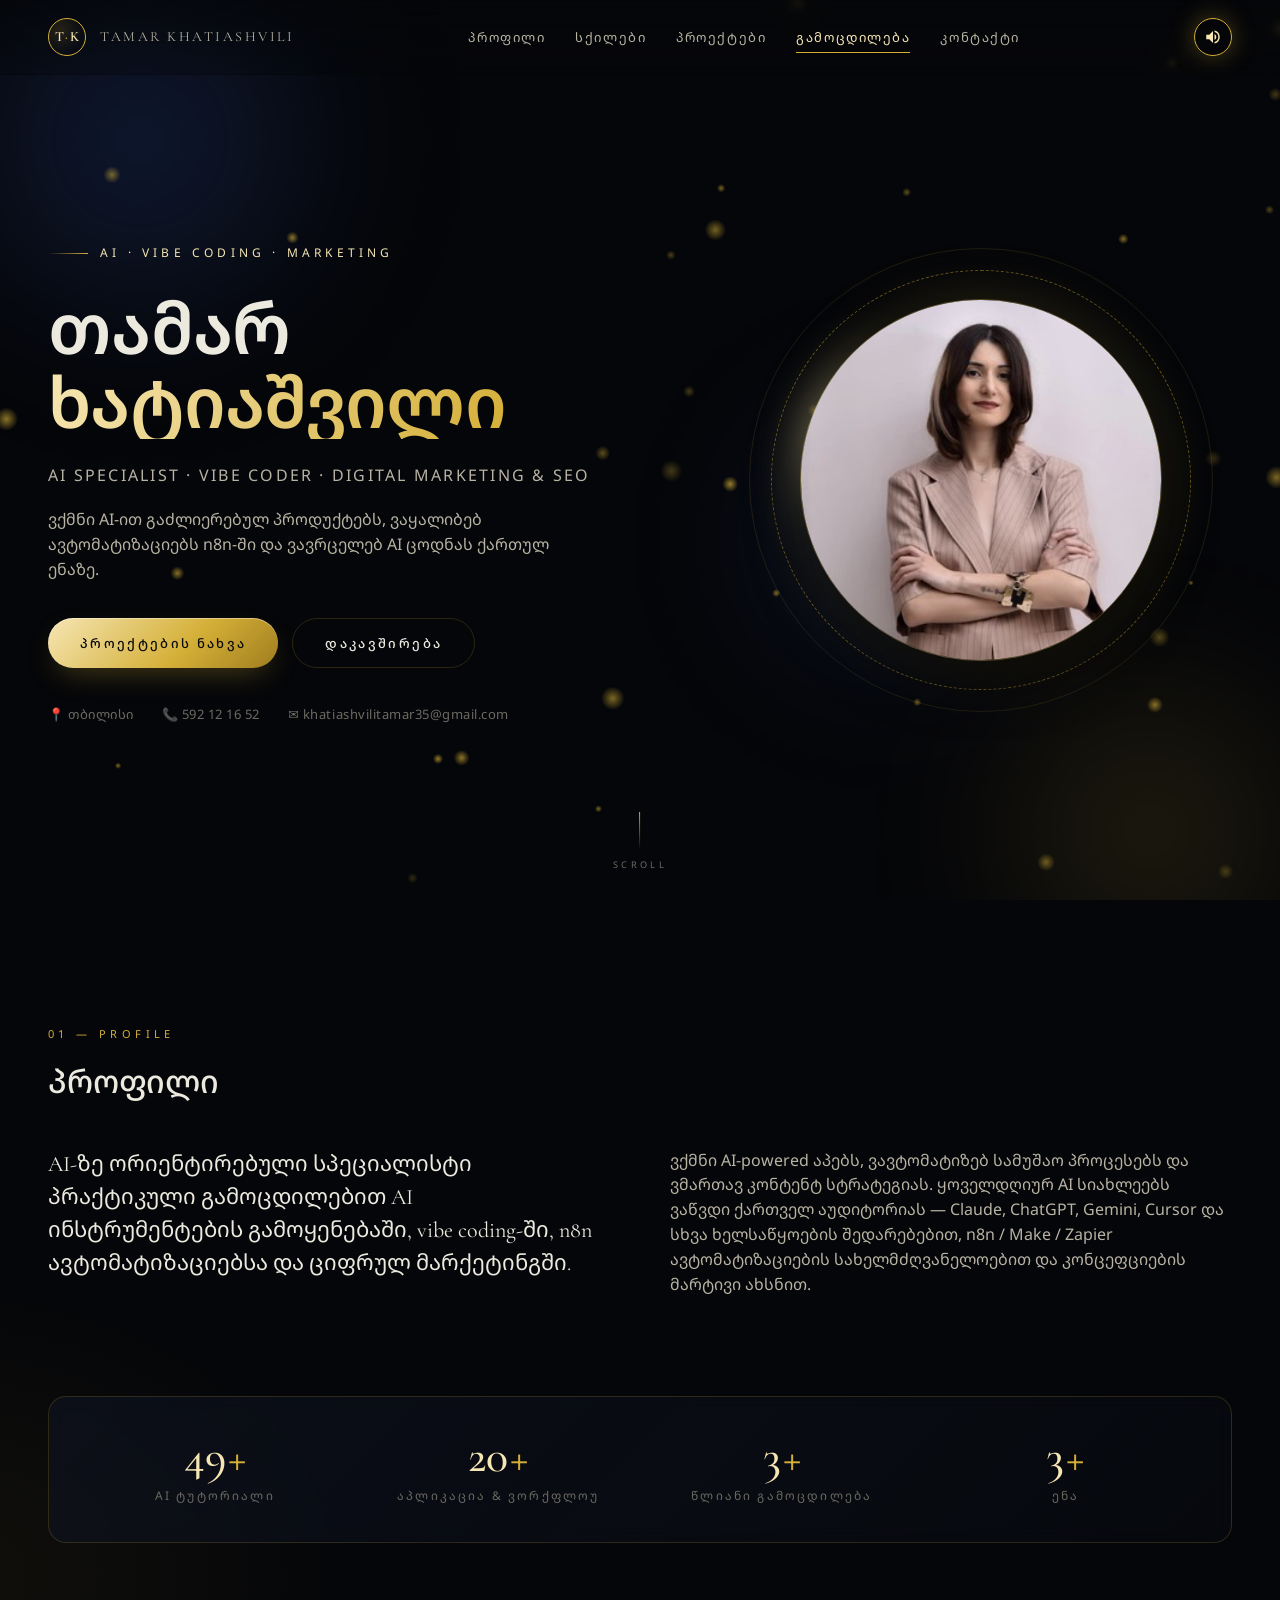
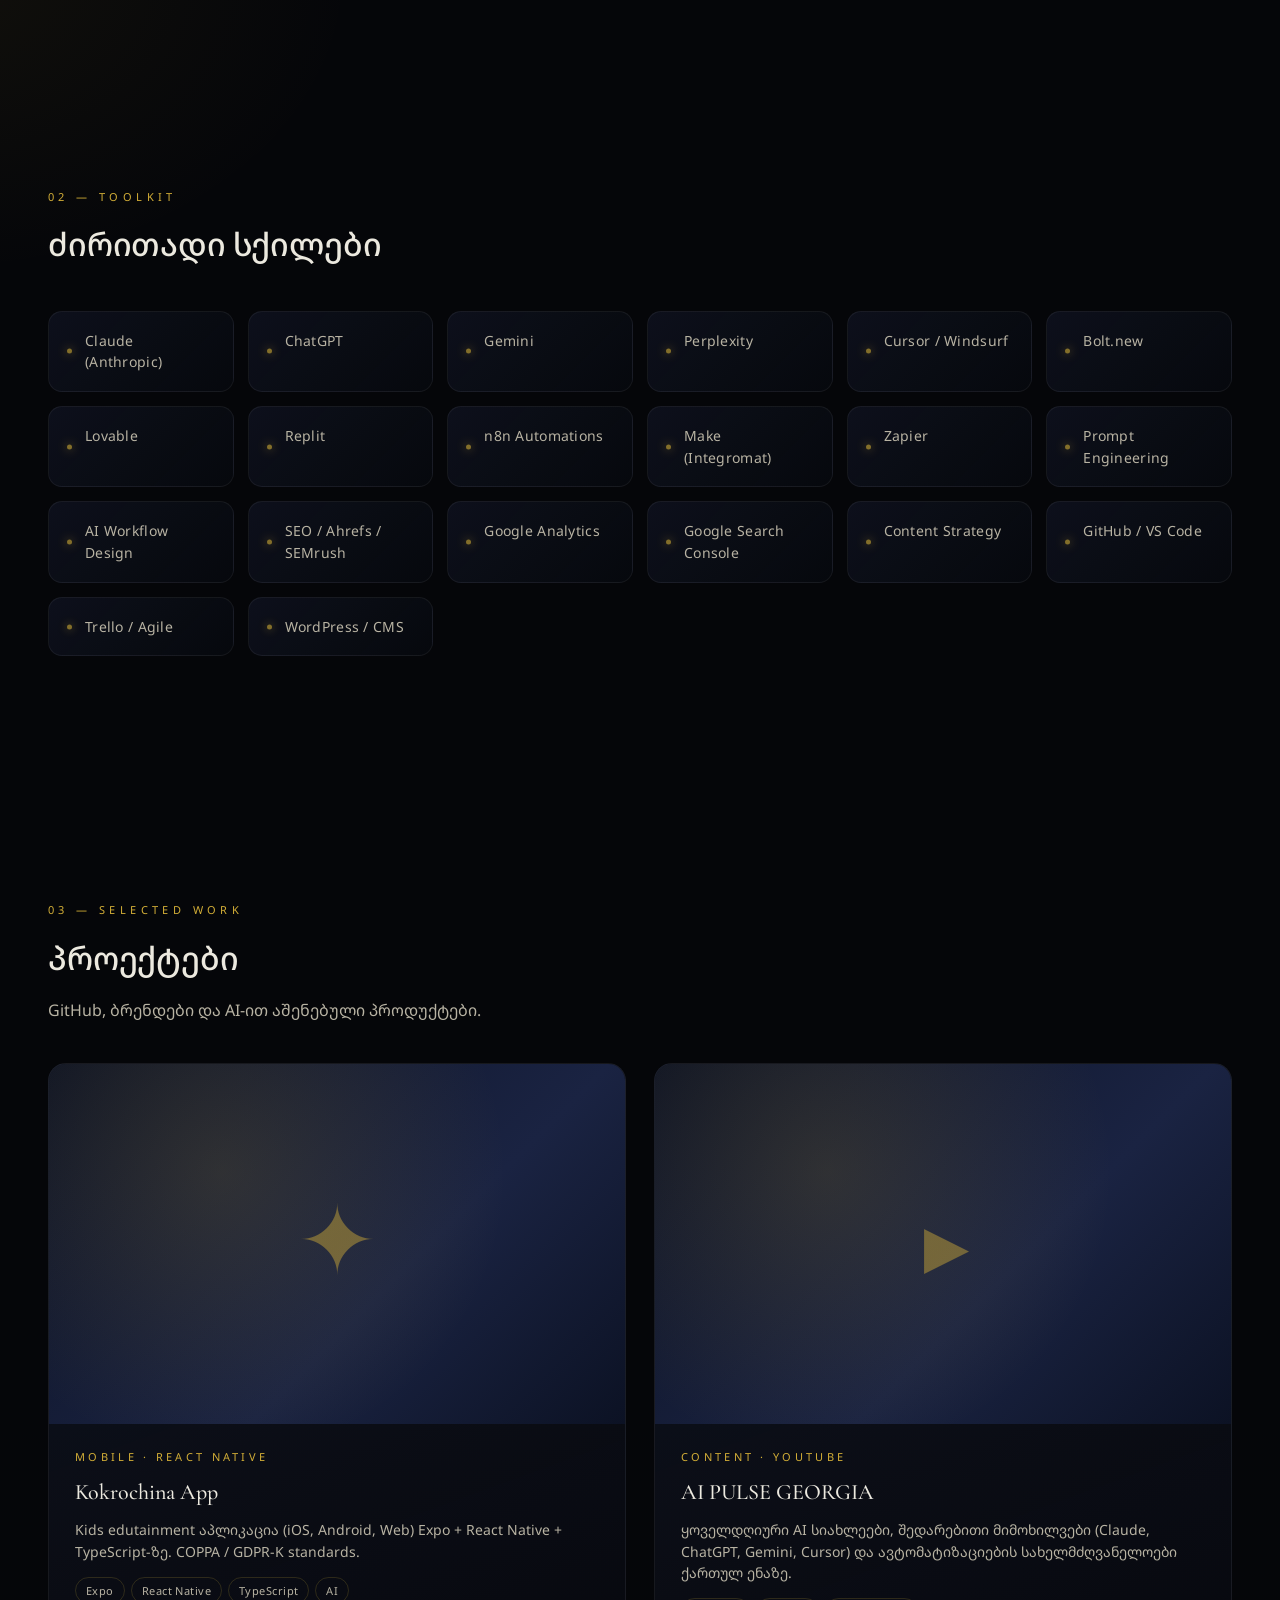
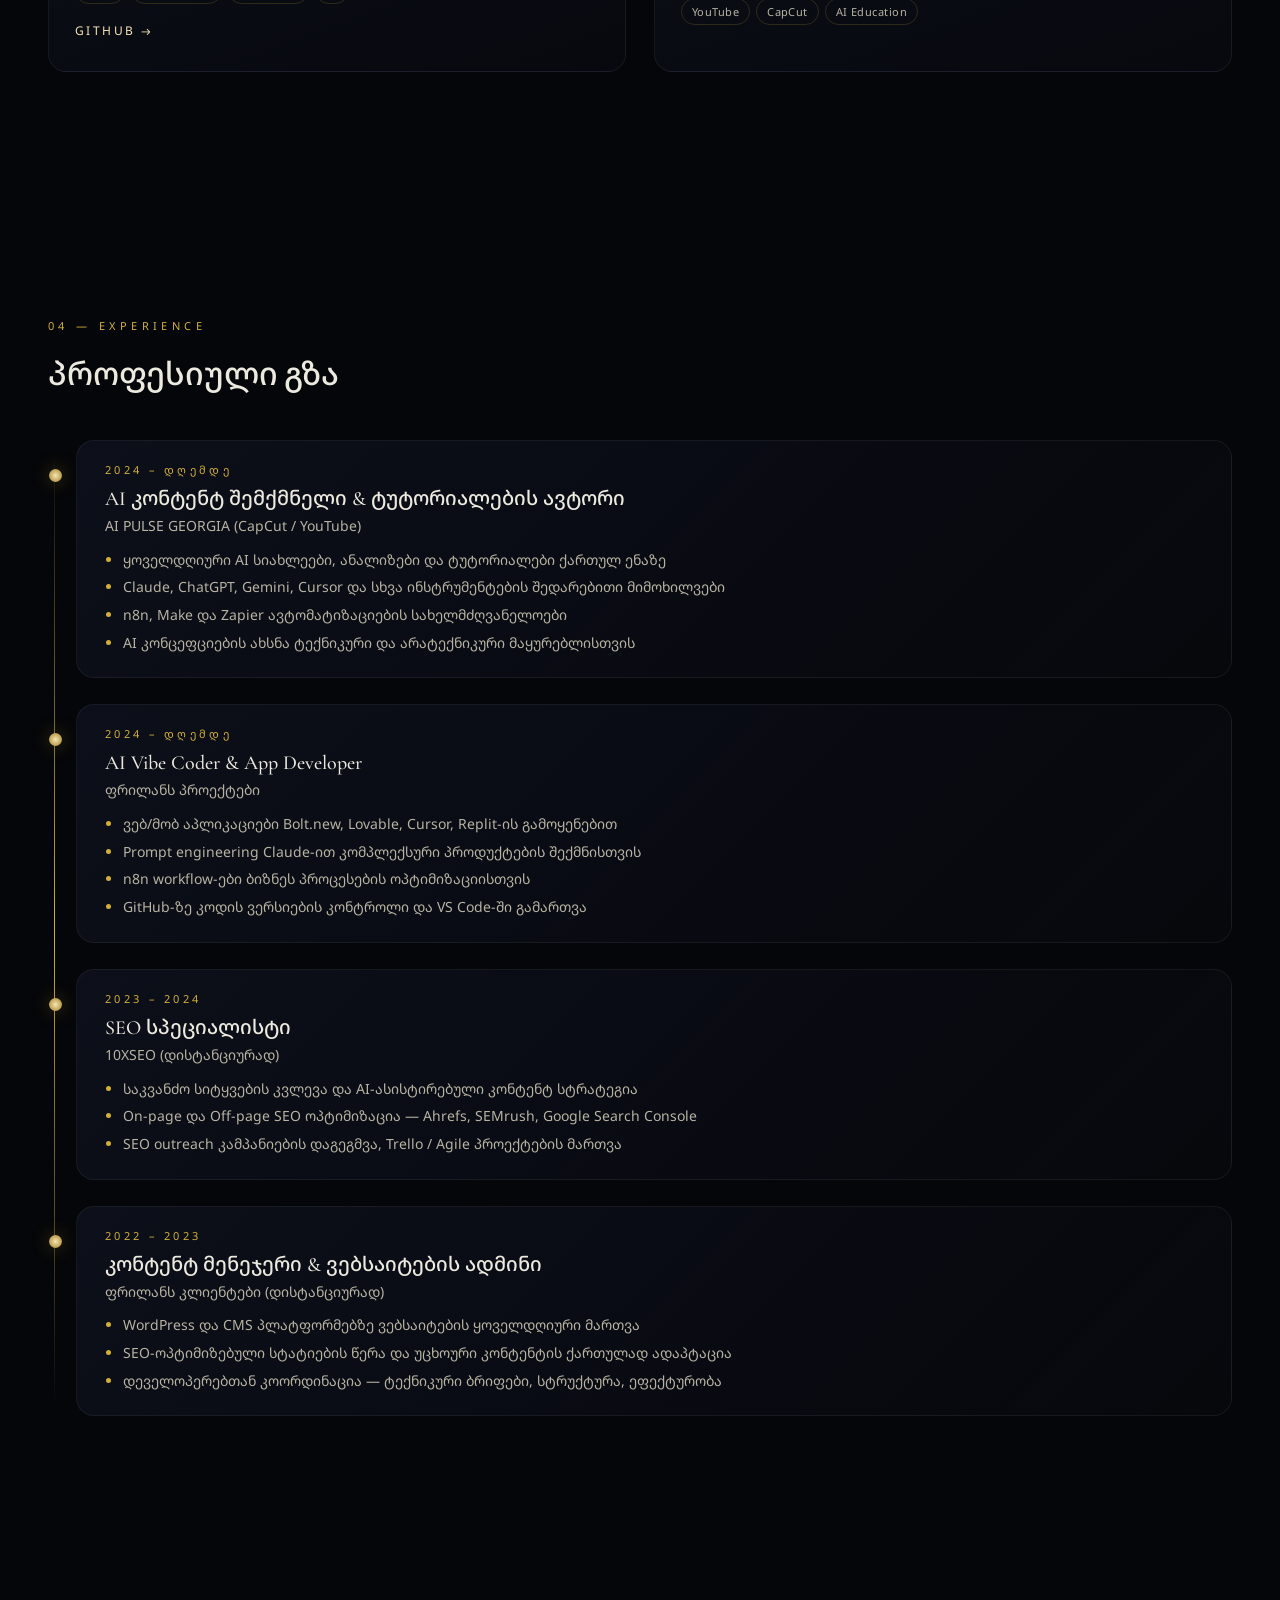
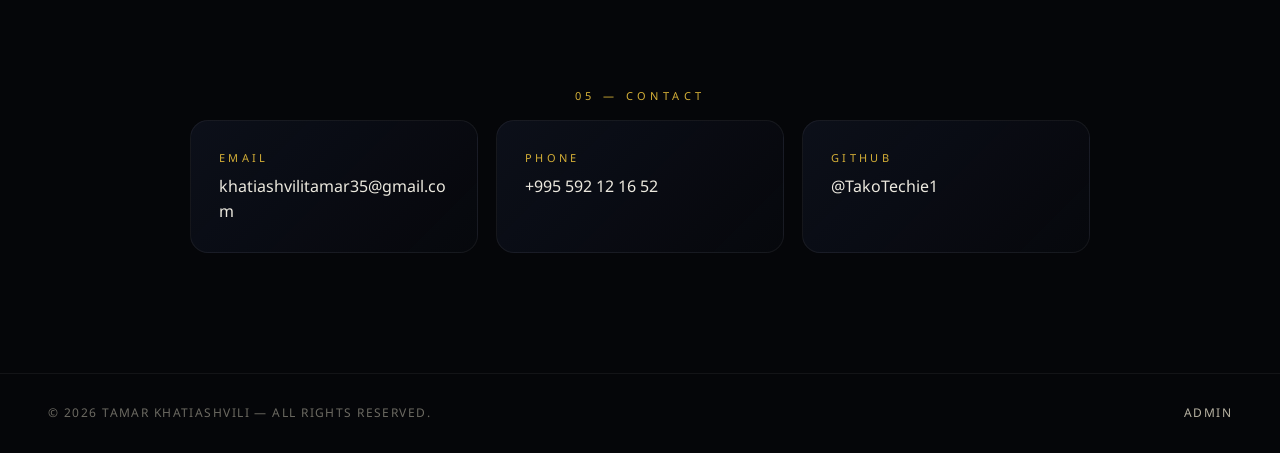
<file: index.html>
<!DOCTYPE html>
<html lang="ka">
<head>
<meta charset="UTF-8" />
<meta name="viewport" content="width=device-width, initial-scale=1.0" />
<meta name="description" content="თამარ ხატიაშვილი — AI Specialist, Vibe Coder, Digital Marketing & SEO. პორტფოლიო და პროექტები." />
<title>თამარ ხატიაშვილი — AI Specialist · Portfolio</title>
<link rel="preconnect" href="https://fonts.googleapis.com">
<link rel="preconnect" href="https://fonts.gstatic.com" crossorigin>
<link href="https://fonts.googleapis.com/css2?family=Cormorant+Garamond:wght@400;500;600;700&family=Noto+Sans+Georgian:wght@300;400;500;600;700&family=Space+Grotesk:wght@300;400;500;600&display=swap" rel="stylesheet">
<link rel="stylesheet" href="assets/css/style.css" />
<link rel="icon" href="data:image/svg+xml,%3Csvg xmlns='http://www.w3.org/2000/svg' viewBox='0 0 100 100'%3E%3Ctext y='.9em' font-size='90' fill='%23d4af37'%3E%E2%9C%A6%3C/text%3E%3C/svg%3E">
</head>
<body>

<!-- ATMOSPHERIC GLOW LAYERS -->
<div class="bg-orbs" aria-hidden="true">
  <div class="orb orb--1"></div>
  <div class="orb orb--2"></div>
  <div class="orb orb--3"></div>
</div>
<canvas id="particles" aria-hidden="true"></canvas>

<!-- NAVIGATION -->
<header class="nav" id="nav">
  <a href="#hero" class="nav__brand" data-sound="hover">
    <span class="nav__brand-mark">T<em>·</em>K</span>
    <span class="nav__brand-name">Tamar Khatiashvili</span>
  </a>
  <nav class="nav__links">
    <a href="#about" data-sound="hover">პროფილი</a>
    <a href="#skills" data-sound="hover">სქილები</a>
    <a href="#projects" data-sound="hover">პროექტები</a>
    <a href="#experience" data-sound="hover">გამოცდილება</a>
    <a href="#contact" data-sound="hover">კონტაქტი</a>
  </nav>
  <button class="nav__sound" id="soundToggle" aria-label="Toggle sound" data-sound="hover">
    <svg viewBox="0 0 24 24" width="18" height="18"><path fill="currentColor" d="M3 9v6h4l5 5V4L7 9H3zm13.5 3a4.5 4.5 0 0 0-2.5-4v8a4.5 4.5 0 0 0 2.5-4zM14 3.23v2.06a7 7 0 0 1 0 13.42v2.06A9 9 0 0 0 14 3.23z"/></svg>
  </button>
</header>

<!-- HERO -->
<section class="hero" id="hero">
  <div class="hero__inner">
    <div class="hero__text">
      <p class="hero__eyebrow"><span></span> AI · Vibe Coding · Marketing</p>
      <h1 class="hero__title">
        <span class="line">თამარ</span>
        <span class="line gold">ხატიაშვილი</span>
      </h1>
      <p class="hero__role">AI Specialist · Vibe Coder · Digital Marketing &amp; SEO</p>
      <p class="hero__desc">
        ვქმნი AI-ით გაძლიერებულ პროდუქტებს, ვაყალიბებ ავტომატიზაციებს n8n-ში
        და ვავრცელებ AI ცოდნას ქართულ ენაზე.
      </p>
      <div class="hero__cta">
        <a class="btn btn--gold" href="#projects" data-sound="click">პროექტების ნახვა</a>
        <a class="btn btn--ghost" href="#contact" data-sound="click">დაკავშირება</a>
      </div>
      <ul class="hero__meta">
        <li>📍 თბილისი</li>
        <li>📞 592 12 16 52</li>
        <li>✉ khatiashvilitamar35@gmail.com</li>
      </ul>
    </div>

    <div class="hero__portrait">
      <div class="portrait">
        <div class="portrait__ring"></div>
        <div class="portrait__ring portrait__ring--2"></div>
        <img src="assets/img/profile.jpg" alt="Tamar Khatiashvili portrait" />
        <div class="portrait__shine"></div>
      </div>
    </div>
  </div>

  <a href="#about" class="scroll-cue" data-sound="hover">
    <span></span>
    <small>scroll</small>
  </a>
</section>

<!-- ABOUT -->
<section class="section section--about" id="about">
  <div class="section__head">
    <small class="kicker">01 — Profile</small>
    <h2>პროფილი</h2>
  </div>
  <div class="about">
    <p class="about__lead">
      AI-ზე ორიენტირებული სპეციალისტი პრაქტიკული გამოცდილებით AI ინსტრუმენტების
      გამოყენებაში, vibe coding-ში, n8n ავტომატიზაციებსა და ციფრულ მარქეტინგში.
    </p>
    <p class="about__body">
      ვქმნი AI-powered აპებს, ვავტომატიზებ სამუშაო პროცესებს და ვმართავ კონტენტ
      სტრატეგიას. ყოველდღიურ AI სიახლეებს ვაწვდი ქართველ აუდიტორიას — Claude,
      ChatGPT, Gemini, Cursor და სხვა ხელსაწყოების შედარებებით, n8n / Make /
      Zapier ავტომატიზაციების სახელმძღვანელოებით და კონცეფციების მარტივი ახსნით.
    </p>

    <div class="stats">
      <div class="stat"><span class="stat__num" data-count="50">0</span><span class="stat__label">AI ტუტორიალი</span></div>
      <div class="stat"><span class="stat__num" data-count="20">0</span><span class="stat__label">აპლიკაცია &amp; ვორქფლოუ</span></div>
      <div class="stat"><span class="stat__num" data-count="3">0</span><span class="stat__label">წლიანი გამოცდილება</span></div>
      <div class="stat"><span class="stat__num" data-count="3">0</span><span class="stat__label">ენა</span></div>
    </div>
  </div>
</section>

<!-- SKILLS -->
<section class="section section--skills" id="skills">
  <div class="section__head">
    <small class="kicker">02 — Toolkit</small>
    <h2>ძირითადი სქილები</h2>
  </div>
  <div class="skills" id="skillsGrid"></div>
</section>

<!-- PROJECTS -->
<section class="section section--projects" id="projects">
  <div class="section__head">
    <small class="kicker">03 — Selected Work</small>
    <h2>პროექტები</h2>
    <p class="section__sub">GitHub, ბრენდები და AI-ით აშენებული პროდუქტები.</p>
  </div>
  <div class="projects" id="projectsGrid"></div>
</section>

<!-- EXPERIENCE -->
<section class="section section--experience" id="experience">
  <div class="section__head">
    <small class="kicker">04 — Experience</small>
    <h2>პროფესიული გზა</h2>
  </div>
  <div class="timeline" id="timelineList"></div>
</section>

<!-- CONTACT -->
<section class="section section--contact" id="contact">
  <div class="contact">
    <small class="kicker">05 — Contact</small>
    <div class="contact__grid">
      <a class="contact__card" href="mailto:khatiashvilitamar35@gmail.com" data-sound="click">
        <span class="contact__label">Email</span>
        <span class="contact__val">khatiashvilitamar35@gmail.com</span>
      </a>
      <a class="contact__card" href="tel:+995592121652" data-sound="click">
        <span class="contact__label">Phone</span>
        <span class="contact__val">+995 592 12 16 52</span>
      </a>
      <a class="contact__card" href="https://github.com/TakoTechie1" target="_blank" rel="noopener" data-sound="click">
        <span class="contact__label">GitHub</span>
        <span class="contact__val">@TakoTechie1</span>
      </a>
    </div>
  </div>
</section>

<footer class="footer">
  <span>© <span id="year"></span> Tamar Khatiashvili — All rights reserved.</span>
  <a href="admin.html" class="footer__admin" data-sound="hover">Admin</a>
</footer>

<script src="assets/js/data.js"></script>
<script src="assets/js/main.js"></script>
</body>
</html>
</file>
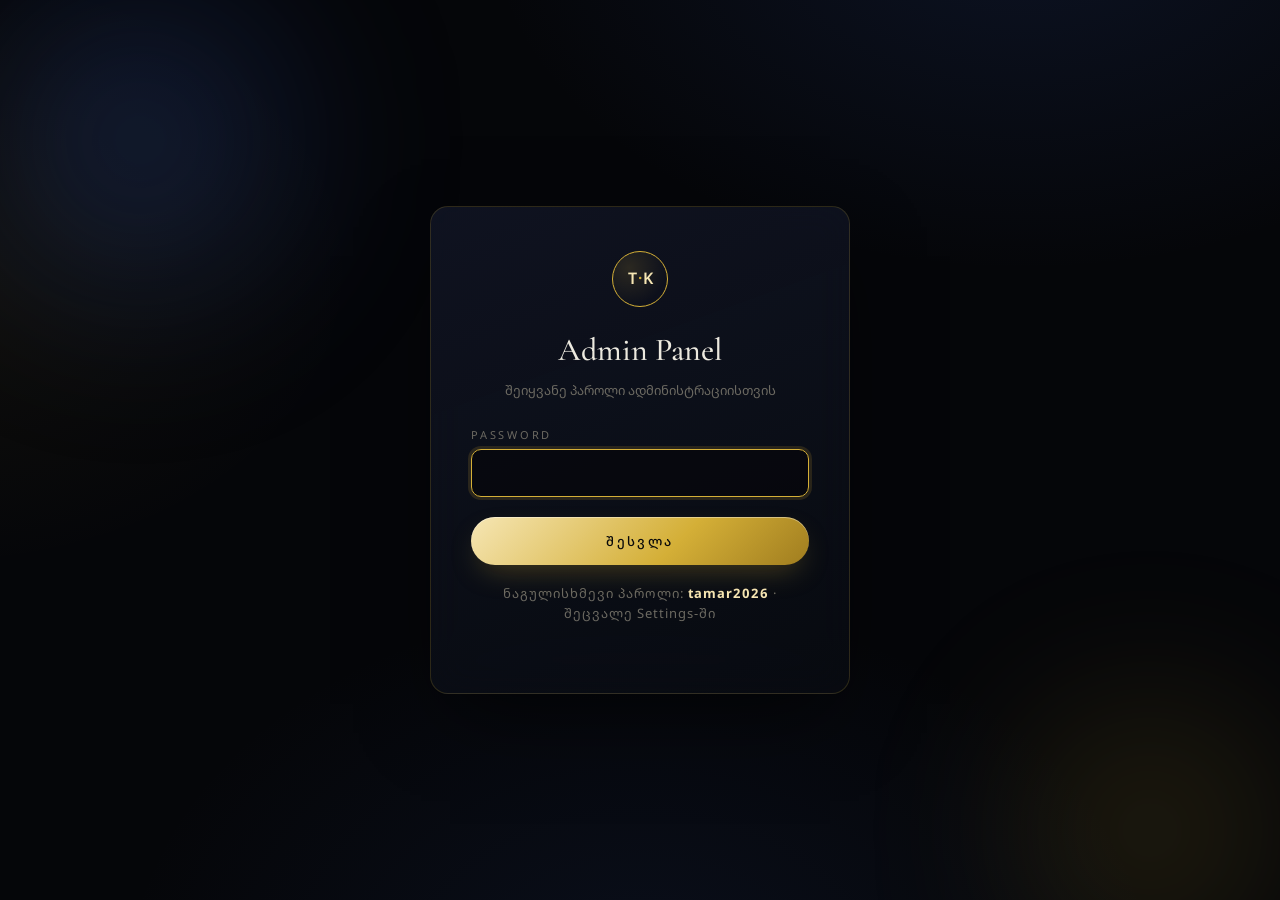
<file: admin.html>
<!DOCTYPE html>
<html lang="ka">
<head>
<meta charset="UTF-8" />
<meta name="viewport" content="width=device-width, initial-scale=1.0" />
<title>Admin · Tamar Khatiashvili</title>
<link href="https://fonts.googleapis.com/css2?family=Cormorant+Garamond:wght@400;500;600&family=Noto+Sans+Georgian:wght@300;400;500;600&display=swap" rel="stylesheet">
<link rel="stylesheet" href="assets/css/style.css" />
<link rel="icon" href="data:image/svg+xml,%3Csvg xmlns='http://www.w3.org/2000/svg' viewBox='0 0 100 100'%3E%3Ctext y='.9em' font-size='90' fill='%23d4af37'%3E%E2%9C%A6%3C/text%3E%3C/svg%3E">
</head>
<body>

<div class="bg-orbs" aria-hidden="true">
  <div class="orb orb--1"></div>
  <div class="orb orb--2"></div>
</div>

<!-- LOGIN VIEW -->
<section class="login" id="loginView">
  <form class="login__card" id="loginForm" autocomplete="off">
    <span class="nav__brand-mark">T<em>·</em>K</span>
    <h1>Admin Panel</h1>
    <p>შეიყვანე პაროლი ადმინისტრაციისთვის</p>
    <div class="field">
      <label>Password</label>
      <input type="password" id="loginPass" required autofocus />
    </div>
    <button type="submit" class="btn btn--gold" style="width:100%;margin-top:6px">შესვლა</button>
    <p class="login__hint" id="loginHint">ნაგულისხმევი პაროლი: <b style="color:var(--gold-1)">tamar2026</b> · შეცვალე Settings-ში</p>
  </form>
</section>

<!-- DASHBOARD VIEW -->
<section class="admin" id="dashView" style="display:none">
  <aside class="admin__side">
    <div class="admin__brand">
      <span class="nav__brand-mark">T<em>·</em>K</span>
      <b>ADMIN</b>
    </div>
    <nav class="admin__nav" id="adminNav">
      <button data-tab="overview" class="is-active">📊 Overview</button>
      <button data-tab="profile">👤 პროფილი</button>
      <button data-tab="projects">🚀 პროექტები</button>
      <button data-tab="experience">💼 გამოცდილება</button>
      <button data-tab="skills">⚡ სქილები</button>
      <button data-tab="settings">⚙ პარამეტრები</button>
      <button id="logoutBtn" style="margin-top:auto;color:#ff8888">⎋ გასვლა</button>
    </nav>
  </aside>

  <main class="admin__main">
    <header class="admin__head">
      <h1 id="panelTitle">Overview</h1>
      <a class="admin__user" href="index.html" target="_blank">↗ View Site</a>
    </header>

    <!-- OVERVIEW -->
    <div class="panel is-active" id="panel-overview">
      <div class="tile-grid">
        <div class="tile"><small>პროექტები</small><h3 id="cntProjects">0</h3><p>აქტიური ჩანაწერი</p></div>
        <div class="tile"><small>გამოცდილება</small><h3 id="cntExp">0</h3><p>კარიერული ჩანაწერი</p></div>
        <div class="tile"><small>სქილი</small><h3 id="cntSkills">0</h3><p>ლისტირებული ხელსაწყო</p></div>
        <div class="tile"><small>სტატუსი</small><h3 style="color:var(--gold-1)">LIVE</h3><p>კონტენტი სინქრონია</p></div>
      </div>
      <div class="admin-card">
        <h2>კეთილი იყოს თქვენი მობრძანება, თამარ ✦</h2>
        <p>აქედან მართავ შენი პორტფოლიოს კონტენტს. ცვლილება მყისიერად აისახება საიტზე.</p>
        <div class="form-actions">
          <a href="index.html" target="_blank" class="btn btn--gold btn--sm">საიტის ნახვა</a>
          <button class="btn btn--ghost btn--sm" id="exportBtn">JSON ექსპორტი</button>
          <label class="btn btn--ghost btn--sm" style="cursor:pointer">
            JSON იმპორტი
            <input type="file" id="importFile" accept="application/json" hidden />
          </label>
        </div>
      </div>
    </div>

    <!-- PROFILE -->
    <div class="panel" id="panel-profile">
      <div class="admin-card">
        <h2>პროფილის ინფორმაცია</h2>
        <p>ეს ტექსტი ჩნდება საიტის Hero და About სექციებში.</p>
        <form id="profileForm">
          <div class="form-grid">
            <div class="field"><label>Tagline</label><input name="tagline" /></div>
            <div class="field"><label>Email</label><input name="email" type="email" /></div>
            <div class="field"><label>Phone</label><input name="phone" /></div>
            <div class="field"><label>City</label><input name="city" /></div>
            <div class="field field--full"><label>GitHub URL</label><input name="github" /></div>
            <div class="field field--full"><label>Lead (მოკლე ზედსართავი)</label><textarea name="lead"></textarea></div>
            <div class="field field--full"><label>Body (აღწერა)</label><textarea name="body"></textarea></div>
          </div>
          <div class="form-actions">
            <button type="submit" class="btn btn--gold btn--sm">შენახვა</button>
          </div>
        </form>
      </div>
    </div>

    <!-- PROJECTS -->
    <div class="panel" id="panel-projects">
      <div class="admin-card">
        <h2 id="projFormTitle">პროექტის დამატება</h2>
        <p>დაამატე GitHub პროექტი, ბრენდის სამუშაო ან ნებისმიერი keys.</p>
        <form id="projectForm">
          <input type="hidden" name="id" />
          <div class="form-grid">
            <div class="field"><label>სათაური</label><input name="title" required /></div>
            <div class="field"><label>თეგი (მაგ. Mobile · React Native)</label><input name="tag" /></div>
            <div class="field field--full"><label>აღწერა</label><textarea name="description"></textarea></div>
            <div class="field"><label>GitHub URL</label><input name="repo" type="url" /></div>
            <div class="field"><label>Live URL</label><input name="live" type="url" /></div>
            <div class="field"><label>Stack (მძიმით გამოყოფილი)</label><input name="stack" placeholder="React, TypeScript, AI" /></div>
            <div class="field"><label>ემოჯი / ნიშანი</label><input name="emoji" maxlength="3" placeholder="✦" /></div>
            <div class="field field--full"><label>სურათის URL ან ატვირთვა</label>
              <input name="image" placeholder="https://... ან დატოვე ცარიელი" />
              <input type="file" id="projImageUpload" accept="image/*" style="margin-top:8px" />
            </div>
          </div>
          <div class="form-actions">
            <button type="submit" class="btn btn--gold btn--sm">შენახვა</button>
            <button type="button" class="btn btn--ghost btn--sm" id="projResetBtn">გაუქმება</button>
          </div>
        </form>
      </div>
      <div class="admin-card">
        <h2>არსებული პროექტები</h2>
        <div class="admin-list" id="projectList"></div>
      </div>
    </div>

    <!-- EXPERIENCE -->
    <div class="panel" id="panel-experience">
      <div class="admin-card">
        <h2 id="expFormTitle">გამოცდილების დამატება</h2>
        <p>კარიერული ჩანაწერი ჩნდება Experience timeline-ში.</p>
        <form id="experienceForm">
          <input type="hidden" name="index" />
          <div class="form-grid">
            <div class="field"><label>პერიოდი</label><input name="period" placeholder="2024 – დღემდე" required /></div>
            <div class="field"><label>როლი</label><input name="role" required /></div>
            <div class="field field--full"><label>კომპანია</label><input name="company" /></div>
            <div class="field field--full"><label>ბულეტები (თითო ხაზი)</label><textarea name="bullets" rows="5"></textarea></div>
          </div>
          <div class="form-actions">
            <button type="submit" class="btn btn--gold btn--sm">შენახვა</button>
            <button type="button" class="btn btn--ghost btn--sm" id="expResetBtn">გაუქმება</button>
          </div>
        </form>
      </div>
      <div class="admin-card">
        <h2>კარიერული ისტორია</h2>
        <div class="admin-list" id="experienceList"></div>
      </div>
    </div>

    <!-- SKILLS -->
    <div class="panel" id="panel-skills">
      <div class="admin-card">
        <h2>სქილის დამატება</h2>
        <p>ერთი ხელსაწყო თითო ხაზზე ან ღილაკით ცალ-ცალკე.</p>
        <form id="skillForm">
          <div class="field"><label>ახალი სქილი</label><input name="skill" required /></div>
          <div class="form-actions">
            <button type="submit" class="btn btn--gold btn--sm">დამატება</button>
          </div>
        </form>
      </div>
      <div class="admin-card">
        <h2>ბევრი ერთად (bulk)</h2>
        <form id="skillBulkForm">
          <div class="field field--full"><label>თითო სქილი ცალ-ცალკე ხაზზე</label><textarea name="bulk" rows="6"></textarea></div>
          <div class="form-actions">
            <button type="submit" class="btn btn--gold btn--sm">ჩანაცვლება</button>
          </div>
        </form>
      </div>
      <div class="admin-card">
        <h2>აქტიური სქილები</h2>
        <div class="admin-list" id="skillList"></div>
      </div>
    </div>

    <!-- SETTINGS -->
    <div class="panel" id="panel-settings">
      <div class="admin-card">
        <h2>ადმინ პაროლი</h2>
        <p>შეცვალე პაროლი (ინახება მხოლოდ ბრაუზერში localStorage-ში).</p>
        <form id="passwordForm">
          <div class="form-grid">
            <div class="field"><label>ახალი პაროლი</label><input name="pass" type="password" required minlength="4" /></div>
            <div class="field"><label>გაიმეორე</label><input name="pass2" type="password" required minlength="4" /></div>
          </div>
          <div class="form-actions">
            <button type="submit" class="btn btn--gold btn--sm">პაროლის შეცვლა</button>
          </div>
        </form>
      </div>
      <div class="admin-card">
        <h2>კონტენტის გადატვირთვა</h2>
        <p>ყველა ცვლილება დაბრუნდება ნაგულისხმევ მნიშვნელობებზე. შეუქცევადი მოქმედება.</p>
        <div class="form-actions">
          <button class="btn btn--danger btn--sm" id="resetBtn">ნაგულისხმევზე დაბრუნება</button>
        </div>
      </div>
    </div>
  </main>
</section>

<div class="toast" id="toast"></div>

<script src="assets/js/data.js"></script>
<script src="assets/js/admin.js"></script>
</body>
</html>
</file>
<file: assets/css/style.css>
/* ============================================================
   TAMAR KHATIASHVILI — Portfolio
   Theme: Black + deep navy + champagne gold
   ============================================================ */

:root {
  --bg-0: #050609;
  --bg-1: #0a0d14;
  --bg-2: #0f1422;
  --bg-3: #14192b;
  --ink: #ece9df;
  --ink-soft: #b8b3a3;
  --ink-mute: #6c6a62;
  --line: rgba(212, 175, 55, 0.18);
  --line-soft: rgba(255, 255, 255, 0.06);
  --gold-1: #f6e6b4;
  --gold-2: #d4af37;
  --gold-3: #a07d1f;
  --navy-glow: rgba(46, 78, 158, 0.55);
  --gold-glow: rgba(212, 175, 55, 0.35);
  --shadow-1: 0 30px 80px -20px rgba(0, 0, 0, 0.6);
  --radius: 18px;
  --easing: cubic-bezier(.2, .7, .2, 1);
}

* { box-sizing: border-box; margin: 0; padding: 0; }

html { scroll-behavior: smooth; }

body {
  font-family: "Noto Sans Georgian", "Space Grotesk", system-ui, sans-serif;
  background: var(--bg-0);
  color: var(--ink);
  min-height: 100vh;
  overflow-x: hidden;
  line-height: 1.55;
  -webkit-font-smoothing: antialiased;
  background-image:
    radial-gradient(900px 600px at 80% -10%, rgba(46, 78, 158, 0.18), transparent 60%),
    radial-gradient(700px 500px at -5% 30%, rgba(212, 175, 55, 0.06), transparent 60%),
    radial-gradient(800px 600px at 50% 110%, rgba(46, 78, 158, 0.12), transparent 65%);
}

img { max-width: 100%; display: block; }
a { color: inherit; text-decoration: none; }
button { font: inherit; color: inherit; background: none; border: 0; cursor: pointer; }

::selection { background: var(--gold-2); color: #0a0d14; }

/* ATMOSPHERIC ORBS */
.bg-orbs {
  position: fixed; inset: 0; pointer-events: none; z-index: 0;
  overflow: hidden;
}
.orb {
  position: absolute; border-radius: 50%;
  filter: blur(80px); opacity: .55;
  animation: float 18s ease-in-out infinite;
}
.orb--1 { width: 520px; height: 520px; background: radial-gradient(circle, rgba(46,78,158,.7), transparent 60%); top: -120px; left: -120px; }
.orb--2 { width: 460px; height: 460px; background: radial-gradient(circle, rgba(212,175,55,.35), transparent 60%); bottom: -160px; right: -100px; animation-delay: -6s; }
.orb--3 { width: 360px; height: 360px; background: radial-gradient(circle, rgba(80,120,220,.45), transparent 60%); top: 40%; left: 55%; animation-delay: -10s; }

@keyframes float {
  0%, 100% { transform: translate(0, 0) scale(1); }
  50% { transform: translate(40px, -30px) scale(1.05); }
}

#particles { position: fixed; inset: 0; z-index: 0; pointer-events: none; }

/* NAVIGATION */
.nav {
  position: fixed; top: 0; left: 0; right: 0; z-index: 50;
  display: flex; align-items: center; justify-content: space-between;
  padding: 18px 48px;
  backdrop-filter: blur(14px);
  background: linear-gradient(180deg, rgba(5,6,9,.65), rgba(5,6,9,.25));
  border-bottom: 1px solid transparent;
  transition: all .4s var(--easing);
}
.nav.is-scrolled {
  padding: 12px 48px;
  border-bottom-color: var(--line);
  background: rgba(5,6,9,.85);
}
.nav__brand {
  display: flex; align-items: center; gap: 14px;
  font-family: "Cormorant Garamond", serif;
  letter-spacing: .04em;
}
.nav__brand-mark {
  display: inline-flex; align-items: center; justify-content: center;
  width: 38px; height: 38px;
  border: 1px solid var(--gold-2);
  border-radius: 50%;
  font-weight: 600; color: var(--gold-1);
  font-size: 14px;
  background: radial-gradient(circle at 30% 30%, rgba(212,175,55,.15), transparent 70%);
  position: relative;
  transition: transform .5s var(--easing), box-shadow .5s var(--easing);
}
.nav__brand-mark em { color: var(--gold-2); margin: 0 1px; font-style: normal; }
.nav__brand:hover .nav__brand-mark {
  transform: rotate(180deg);
  box-shadow: 0 0 30px var(--gold-glow);
}
.nav__brand-name {
  font-size: 14px; color: var(--ink-soft);
  letter-spacing: .18em; text-transform: uppercase;
}
.nav__links {
  display: flex; gap: 30px;
  font-size: 13px; letter-spacing: .12em; text-transform: uppercase;
}
.nav__links a {
  position: relative; padding: 6px 0;
  color: var(--ink-soft);
  transition: color .3s;
}
.nav__links a::after {
  content: ""; position: absolute; left: 0; right: 0; bottom: 0;
  height: 1px; background: var(--gold-2);
  transform: scaleX(0); transform-origin: left;
  transition: transform .4s var(--easing);
}
.nav__links a:hover, .nav__links a.is-active { color: var(--gold-1); }
.nav__links a:hover::after, .nav__links a.is-active::after { transform: scaleX(1); }
.nav__sound {
  width: 38px; height: 38px; border-radius: 50%;
  border: 1px solid var(--line);
  display: inline-flex; align-items: center; justify-content: center;
  color: var(--ink-soft);
  transition: all .3s;
}
.nav__sound:hover, .nav__sound.is-on { color: var(--gold-1); border-color: var(--gold-2); box-shadow: 0 0 24px var(--gold-glow); }
.nav__sound.is-off { opacity: .55; }

/* HERO */
.hero {
  position: relative; min-height: 100vh;
  display: flex; align-items: center; justify-content: center;
  padding: 140px 48px 80px;
  z-index: 1;
}
.hero__inner {
  display: grid; grid-template-columns: 1.2fr 1fr; gap: 80px;
  max-width: 1280px; width: 100%;
  align-items: center;
}
.hero__eyebrow {
  display: inline-flex; align-items: center; gap: 12px;
  font-size: 12px; letter-spacing: .35em; text-transform: uppercase;
  color: var(--gold-1); margin-bottom: 28px;
}
.hero__eyebrow span {
  width: 40px; height: 1px;
  background: linear-gradient(90deg, transparent, var(--gold-2));
}
.hero__title {
  font-family: "Noto Sans Georgian", "Cormorant Garamond", serif;
  font-size: clamp(40px, 5.5vw, 76px);
  line-height: 1.05;
  font-weight: 600;
  letter-spacing: -.01em;
}
.hero__title .line {
  display: block;
  opacity: 0; transform: translateY(40px);
  animation: rise 1.1s var(--easing) forwards;
}
.hero__title .line:nth-child(2) { animation-delay: .2s; }
.hero__title .gold {
  background: linear-gradient(120deg, var(--gold-1) 0%, var(--gold-2) 40%, var(--gold-3) 70%, var(--gold-1) 100%);
  background-size: 200% 100%;
  -webkit-background-clip: text; background-clip: text;
  -webkit-text-fill-color: transparent;
  animation: rise 1.1s var(--easing) .2s forwards, shimmer 6s linear infinite;
}
@keyframes rise { to { opacity: 1; transform: translateY(0); } }
@keyframes shimmer { to { background-position: 200% 0; } }

.hero__role {
  margin-top: 24px;
  font-size: 16px; letter-spacing: .14em; text-transform: uppercase;
  color: var(--ink-soft);
}
.hero__desc {
  margin-top: 20px;
  max-width: 520px;
  color: var(--ink-soft);
  font-size: 16px;
}
.hero__cta {
  margin-top: 36px;
  display: flex; gap: 14px; flex-wrap: wrap;
}
.hero__meta {
  margin-top: 36px;
  display: flex; gap: 28px; flex-wrap: wrap;
  list-style: none;
  color: var(--ink-mute);
  font-size: 13px;
  letter-spacing: .04em;
}

/* BUTTONS */
.btn {
  position: relative;
  display: inline-flex; align-items: center; justify-content: center;
  padding: 14px 32px;
  border-radius: 999px;
  font-size: 13px; letter-spacing: .18em; text-transform: uppercase;
  font-weight: 500;
  transition: all .4s var(--easing);
  overflow: hidden;
}
.btn--gold {
  color: #0a0a0a;
  background: linear-gradient(135deg, var(--gold-1), var(--gold-2) 60%, var(--gold-3));
  box-shadow: 0 12px 30px -10px var(--gold-glow), inset 0 1px 0 rgba(255,255,255,.4);
}
.btn--gold:hover {
  transform: translateY(-2px);
  box-shadow: 0 18px 40px -10px var(--gold-glow), inset 0 1px 0 rgba(255,255,255,.6);
}
.btn--ghost {
  color: var(--ink);
  border: 1px solid var(--line);
}
.btn--ghost:hover {
  border-color: var(--gold-2);
  color: var(--gold-1);
  box-shadow: 0 0 24px var(--gold-glow);
}
.btn::before {
  content: ""; position: absolute; inset: 0;
  background: linear-gradient(120deg, transparent, rgba(255,255,255,.35), transparent);
  transform: translateX(-100%);
  transition: transform .8s var(--easing);
}
.btn:hover::before { transform: translateX(100%); }

/* PORTRAIT */
.hero__portrait { display: flex; justify-content: center; }
.portrait {
  position: relative; width: min(420px, 80vw); aspect-ratio: 1;
  border-radius: 50%;
  display: grid; place-items: center;
  animation: fade-up 1.4s var(--easing) .3s both;
}
.portrait img {
  width: 86%; height: 86%;
  object-fit: cover;
  border-radius: 50%;
  border: 1px solid rgba(212,175,55,.4);
  filter: grayscale(.18) contrast(1.05);
  transition: filter .6s var(--easing), transform .6s var(--easing);
  position: relative; z-index: 2;
  box-shadow: 0 20px 60px -10px rgba(0,0,0,.6), 0 0 60px rgba(212,175,55,.2);
}
.portrait:hover img { filter: grayscale(0) contrast(1.08); transform: scale(1.02); }
.portrait__ring, .portrait__ring--2 {
  position: absolute; inset: 0;
  border-radius: 50%;
  border: 1px dashed rgba(212,175,55,.45);
  animation: spin 26s linear infinite;
}
.portrait__ring--2 {
  inset: -22px;
  border-style: solid; border-color: rgba(212,175,55,.12);
  animation-direction: reverse; animation-duration: 38s;
}
.portrait__shine {
  position: absolute; inset: 7%;
  border-radius: 50%;
  background: conic-gradient(from 0deg, transparent 0%, rgba(212,175,55,.0) 70%, rgba(246,230,180,.55) 80%, transparent 90%);
  filter: blur(20px);
  animation: spin 12s linear infinite;
  z-index: 1;
}
@keyframes spin { to { transform: rotate(360deg); } }
@keyframes fade-up { from { opacity: 0; transform: translateY(40px); } to { opacity: 1; transform: translateY(0); } }

.scroll-cue {
  position: absolute; bottom: 28px; left: 50%; transform: translateX(-50%);
  display: flex; flex-direction: column; align-items: center; gap: 8px;
  color: var(--ink-mute);
  font-size: 11px; letter-spacing: .3em; text-transform: uppercase;
}
.scroll-cue span {
  width: 1px; height: 38px;
  background: linear-gradient(180deg, var(--gold-2), transparent);
  animation: drop 2s ease-in-out infinite;
}
@keyframes drop {
  0%, 100% { transform: scaleY(.4); transform-origin: top; opacity: .4; }
  50% { transform: scaleY(1); opacity: 1; }
}

/* SECTIONS */
.section {
  position: relative;
  padding: 120px 48px;
  max-width: 1280px;
  margin: 0 auto;
  z-index: 1;
}
.section__head { margin-bottom: 40px; }
.kicker {
  display: inline-block;
  font-size: 11px; letter-spacing: .4em; text-transform: uppercase;
  color: var(--gold-2); margin-bottom: 16px;
}
.section__head h2 {
  font-family: "Cormorant Garamond", "Noto Sans Georgian", serif;
  font-size: clamp(22px, 2.6vw, 32px);
  font-weight: 500;
  letter-spacing: -.005em;
}
.section__sub { color: var(--ink-soft); margin-top: 14px; max-width: 600px; }

/* ABOUT */
.about { display: grid; grid-template-columns: 1fr 1fr; gap: 60px; align-items: start; }
.about__lead {
  font-family: "Cormorant Garamond", "Noto Sans Georgian", serif;
  font-size: 22px; line-height: 1.5;
  color: var(--ink);
  font-weight: 400;
}
.about__body { color: var(--ink-soft); font-size: 16px; }
.stats {
  grid-column: 1 / -1;
  display: grid; grid-template-columns: repeat(4, 1fr);
  gap: 24px;
  margin-top: 40px;
  padding: 36px;
  border-radius: var(--radius);
  border: 1px solid var(--line);
  background: linear-gradient(135deg, rgba(15,20,34,.6), rgba(10,13,20,.4));
  backdrop-filter: blur(8px);
}
.stat { text-align: center; }
.stat__num {
  display: block;
  font-family: "Cormorant Garamond", serif;
  font-size: 46px; font-weight: 500;
  color: var(--gold-1);
  line-height: 1;
}
.stat__num::after { content: "+"; color: var(--gold-2); margin-left: 2px; }
.stat__label {
  display: block; margin-top: 8px;
  font-size: 12px; letter-spacing: .18em; text-transform: uppercase;
  color: var(--ink-mute);
}

/* SKILLS */
.skills {
  display: grid;
  grid-template-columns: repeat(auto-fill, minmax(180px, 1fr));
  gap: 14px;
}
.skill {
  position: relative;
  padding: 18px 22px;
  border: 1px solid var(--line-soft);
  border-radius: 14px;
  background: linear-gradient(135deg, rgba(20,25,43,.55), rgba(10,13,20,.4));
  font-size: 14px;
  letter-spacing: .02em;
  color: var(--ink-soft);
  transition: all .4s var(--easing);
  overflow: hidden;
  cursor: default;
}
.skill::before {
  content: ""; position: absolute; inset: 0;
  background: radial-gradient(200px circle at var(--mx, 50%) var(--my, 50%), rgba(212,175,55,.12), transparent 60%);
  opacity: 0; transition: opacity .4s;
}
.skill:hover {
  color: var(--ink);
  border-color: rgba(212,175,55,.45);
  transform: translateY(-3px);
  box-shadow: 0 14px 30px -12px var(--gold-glow);
}
.skill:hover::before { opacity: 1; }
.skill::after {
  content: ""; position: absolute; left: 18px; top: 50%; transform: translateY(-50%);
  width: 5px; height: 5px; border-radius: 50%;
  background: var(--gold-2);
  box-shadow: 0 0 10px var(--gold-2);
  opacity: .6;
}
.skill { padding-left: 36px; }

/* PROJECTS */
.projects {
  display: grid;
  grid-template-columns: repeat(auto-fit, minmax(320px, 1fr));
  gap: 28px;
}
.project {
  position: relative;
  display: flex; flex-direction: column;
  border: 1px solid var(--line-soft);
  border-radius: var(--radius);
  background: linear-gradient(160deg, rgba(20,25,43,.7), rgba(10,13,20,.5));
  overflow: hidden;
  transition: transform .5s var(--easing), border-color .5s, box-shadow .5s;
}
.project::before {
  content: ""; position: absolute; inset: 0;
  background: radial-gradient(400px circle at var(--mx, 50%) var(--my, 0%), rgba(212,175,55,.1), transparent 60%);
  opacity: 0; transition: opacity .4s;
  pointer-events: none;
}
.project:hover {
  transform: translateY(-6px);
  border-color: rgba(212,175,55,.4);
  box-shadow: 0 30px 60px -20px rgba(0,0,0,.7), 0 0 30px var(--gold-glow);
}
.project:hover::before { opacity: 1; }
.project__media {
  aspect-ratio: 16 / 10;
  background: linear-gradient(135deg, #0c1224, #1a2342 100%);
  position: relative;
  overflow: hidden;
}
.project__media img {
  width: 100%; height: 100%; object-fit: cover;
  filter: grayscale(.2) contrast(1.05);
  transition: transform .8s var(--easing), filter .8s;
}
.project:hover .project__media img { transform: scale(1.06); filter: grayscale(0); }
.project__media--placeholder {
  display: grid; place-items: center;
  font-family: "Cormorant Garamond", serif;
  font-size: 96px;
  background: linear-gradient(135deg, #0c1224, #1a2342 60%, #0c1224);
  color: rgba(212,175,55,.45);
  position: relative;
}
.project__media--placeholder::after {
  content: ""; position: absolute; inset: 0;
  background: radial-gradient(circle at 30% 30%, rgba(212,175,55,.15), transparent 60%);
}
.project__body { padding: 24px 26px 28px; flex: 1; display: flex; flex-direction: column; }
.project__tag {
  display: inline-block;
  font-size: 11px; letter-spacing: .3em; text-transform: uppercase;
  color: var(--gold-2);
  margin-bottom: 10px;
}
.project__title {
  font-family: "Cormorant Garamond", "Noto Sans Georgian", serif;
  font-size: 22px; font-weight: 500;
  margin-bottom: 10px;
  color: var(--ink);
}
.project__desc { color: var(--ink-soft); font-size: 14px; flex: 1; }
.project__stack {
  margin-top: 14px;
  display: flex; flex-wrap: wrap; gap: 6px;
}
.project__stack span {
  font-size: 11px;
  padding: 4px 10px;
  border: 1px solid var(--line);
  border-radius: 999px;
  color: var(--ink-soft);
  letter-spacing: .04em;
}
.project__links { margin-top: 18px; display: flex; gap: 14px; }
.project__links a {
  font-size: 12px; letter-spacing: .2em; text-transform: uppercase;
  color: var(--gold-1);
  border-bottom: 1px solid transparent;
  padding-bottom: 2px;
  transition: border-color .3s, color .3s;
}
.project__links a:hover { border-color: var(--gold-2); }

/* TIMELINE */
.timeline { position: relative; padding-left: 28px; }
.timeline::before {
  content: ""; position: absolute; left: 6px; top: 6px; bottom: 6px;
  width: 1px;
  background: linear-gradient(180deg, transparent, var(--gold-2), transparent);
}
.tl-item {
  position: relative;
  padding: 20px 24px 24px 28px;
  margin-bottom: 26px;
  border-left: 0;
  border-radius: var(--radius);
  background: linear-gradient(135deg, rgba(20,25,43,.5), rgba(10,13,20,.3));
  border: 1px solid var(--line-soft);
  transition: all .4s var(--easing);
}
.tl-item:hover {
  border-color: rgba(212,175,55,.35);
  transform: translateX(4px);
  box-shadow: 0 14px 30px -12px var(--gold-glow);
}
.tl-item::before {
  content: ""; position: absolute; left: -28px; top: 28px;
  width: 13px; height: 13px; border-radius: 50%;
  background: radial-gradient(circle, var(--gold-1), var(--gold-3));
  box-shadow: 0 0 18px var(--gold-glow);
}
.tl-item__period {
  font-size: 11px; letter-spacing: .3em; text-transform: uppercase;
  color: var(--gold-2); margin-bottom: 6px;
}
.tl-item__role {
  font-family: "Cormorant Garamond", "Noto Sans Georgian", serif;
  font-size: 20px; font-weight: 500;
  color: var(--ink);
}
.tl-item__company { color: var(--ink-soft); font-size: 14px; margin-bottom: 12px; }
.tl-item ul { padding-left: 18px; color: var(--ink-soft); font-size: 14px; }
.tl-item ul li { margin-top: 6px; }
.tl-item ul li::marker { color: var(--gold-2); }

/* CONTACT */
.section--contact { text-align: center; }
.contact h2 {
  font-family: "Cormorant Garamond", "Noto Sans Georgian", serif;
  font-size: clamp(36px, 5vw, 64px);
  font-weight: 500;
  margin: 12px 0 14px;
}
.contact > p { color: var(--ink-soft); margin-bottom: 50px; }
.contact__grid {
  display: grid;
  grid-template-columns: repeat(auto-fit, minmax(260px, 1fr));
  gap: 18px;
  max-width: 900px;
  margin: 0 auto;
}
.contact__card {
  display: flex; flex-direction: column; gap: 8px;
  padding: 28px;
  border: 1px solid var(--line-soft);
  border-radius: var(--radius);
  background: linear-gradient(135deg, rgba(20,25,43,.5), rgba(10,13,20,.3));
  transition: all .4s var(--easing);
  text-align: left;
}
.contact__card:hover {
  border-color: rgba(212,175,55,.45);
  transform: translateY(-4px);
  box-shadow: 0 18px 40px -12px var(--gold-glow);
}
.contact__label { font-size: 11px; letter-spacing: .3em; text-transform: uppercase; color: var(--gold-2); }
.contact__val { font-size: 16px; color: var(--ink); word-break: break-all; }

/* FOOTER */
.footer {
  padding: 30px 48px;
  display: flex; justify-content: space-between; align-items: center;
  border-top: 1px solid var(--line-soft);
  font-size: 12px; color: var(--ink-mute); letter-spacing: .12em;
  text-transform: uppercase;
  position: relative; z-index: 1;
}
.footer__admin { color: var(--ink-soft); transition: color .3s; }
.footer__admin:hover { color: var(--gold-1); }

/* REVEAL ANIMATION */
.reveal { opacity: 0; transform: translateY(30px); transition: opacity .9s var(--easing), transform .9s var(--easing); }
.reveal.is-in { opacity: 1; transform: translateY(0); }

/* RESPONSIVE */
@media (max-width: 900px) {
  .nav { padding: 14px 22px; }
  .nav__brand-name { display: none; }
  .nav__links { gap: 16px; font-size: 11px; }
  .hero { padding: 120px 22px 60px; }
  .hero__inner { grid-template-columns: 1fr; gap: 40px; text-align: center; }
  .hero__eyebrow, .hero__cta, .hero__meta { justify-content: center; }
  .hero__cta, .hero__meta { display: flex; justify-content: center; }
  .hero__desc { margin-left: auto; margin-right: auto; }
  .section { padding: 80px 22px; }
  .about { grid-template-columns: 1fr; gap: 24px; }
  .stats { grid-template-columns: repeat(2, 1fr); padding: 22px; }
  .stat__num { font-size: 36px; }
  .footer { padding: 24px 22px; flex-direction: column; gap: 10px; }
}
@media (max-width: 560px) {
  .nav__links { display: none; }
}

/* ============================================================
   ADMIN DASHBOARD
   ============================================================ */
.admin {
  min-height: 100vh;
  display: grid;
  grid-template-columns: 280px 1fr;
}
.admin__side {
  background: linear-gradient(180deg, var(--bg-1), var(--bg-0));
  border-right: 1px solid var(--line-soft);
  padding: 32px 22px;
  position: sticky; top: 0; height: 100vh;
}
.admin__brand {
  display: flex; align-items: center; gap: 12px;
  font-family: "Cormorant Garamond", serif;
  margin-bottom: 36px;
}
.admin__brand .nav__brand-mark { width: 34px; height: 34px; font-size: 12px; }
.admin__brand b { color: var(--gold-1); font-weight: 500; letter-spacing: .12em; }
.admin__nav { display: flex; flex-direction: column; gap: 6px; }
.admin__nav button {
  display: flex; align-items: center; gap: 12px;
  padding: 12px 14px; border-radius: 10px;
  text-align: left;
  color: var(--ink-soft); font-size: 13px; letter-spacing: .04em;
  transition: all .3s;
}
.admin__nav button:hover { color: var(--ink); background: rgba(255,255,255,.04); }
.admin__nav button.is-active {
  color: var(--gold-1);
  background: linear-gradient(90deg, rgba(212,175,55,.1), transparent);
  border-left: 2px solid var(--gold-2);
}
.admin__main { padding: 36px 44px 80px; }
.admin__head {
  display: flex; justify-content: space-between; align-items: center;
  margin-bottom: 28px;
}
.admin__head h1 {
  font-family: "Cormorant Garamond", serif;
  font-size: 36px; font-weight: 500;
}
.admin__user { font-size: 12px; color: var(--ink-mute); letter-spacing: .12em; text-transform: uppercase; }

.panel { display: none; }
.panel.is-active { display: block; }

.tile-grid {
  display: grid; grid-template-columns: repeat(auto-fit, minmax(220px, 1fr));
  gap: 18px; margin-bottom: 32px;
}
.tile {
  padding: 22px;
  border: 1px solid var(--line-soft);
  border-radius: 14px;
  background: linear-gradient(135deg, rgba(20,25,43,.6), rgba(10,13,20,.4));
}
.tile small { font-size: 11px; letter-spacing: .3em; text-transform: uppercase; color: var(--gold-2); }
.tile h3 {
  font-family: "Cormorant Garamond", serif; font-size: 36px; font-weight: 500;
  color: var(--ink); margin-top: 8px;
}
.tile p { color: var(--ink-mute); font-size: 12px; margin-top: 4px; }

.admin-card {
  border: 1px solid var(--line-soft);
  border-radius: var(--radius);
  background: linear-gradient(135deg, rgba(20,25,43,.55), rgba(10,13,20,.4));
  padding: 26px 28px;
  margin-bottom: 22px;
}
.admin-card h2 {
  font-family: "Cormorant Garamond", serif; font-size: 24px; font-weight: 500;
  margin-bottom: 4px;
}
.admin-card p { color: var(--ink-mute); font-size: 13px; margin-bottom: 18px; }

.form-grid {
  display: grid; grid-template-columns: 1fr 1fr; gap: 14px;
}
.field { display: flex; flex-direction: column; gap: 6px; }
.field--full { grid-column: 1 / -1; }
.field label {
  font-size: 11px; letter-spacing: .25em; text-transform: uppercase;
  color: var(--ink-mute);
}
.field input, .field textarea, .field select {
  width: 100%;
  padding: 12px 14px;
  background: rgba(5,6,9,.6);
  border: 1px solid var(--line-soft);
  border-radius: 10px;
  color: var(--ink);
  font: inherit; font-size: 14px;
  transition: border-color .3s, box-shadow .3s;
  font-family: inherit;
}
.field input:focus, .field textarea:focus, .field select:focus {
  outline: none;
  border-color: var(--gold-2);
  box-shadow: 0 0 0 3px rgba(212,175,55,.15);
}
.field textarea { min-height: 100px; resize: vertical; }

.form-actions { margin-top: 18px; display: flex; gap: 10px; flex-wrap: wrap; }
.btn--sm { padding: 10px 22px; font-size: 12px; }
.btn--danger {
  background: rgba(220, 60, 60, .12);
  border: 1px solid rgba(220, 60, 60, .35);
  color: #ffb8b8;
}
.btn--danger:hover { background: rgba(220, 60, 60, .2); }

.admin-list { display: flex; flex-direction: column; gap: 10px; }
.admin-row {
  display: flex; align-items: center; gap: 14px;
  padding: 14px 18px;
  border: 1px solid var(--line-soft);
  border-radius: 12px;
  background: rgba(15,20,34,.4);
  transition: border-color .3s;
}
.admin-row:hover { border-color: rgba(212,175,55,.3); }
.admin-row__thumb {
  width: 50px; height: 50px; border-radius: 8px;
  background: linear-gradient(135deg, #0c1224, #1a2342);
  flex-shrink: 0;
  display: grid; place-items: center;
  color: var(--gold-2); font-family: "Cormorant Garamond", serif; font-size: 22px;
  overflow: hidden;
}
.admin-row__thumb img { width: 100%; height: 100%; object-fit: cover; }
.admin-row__info { flex: 1; min-width: 0; }
.admin-row__title { font-weight: 500; color: var(--ink); margin-bottom: 2px; }
.admin-row__meta { font-size: 12px; color: var(--ink-mute); }
.admin-row__actions { display: flex; gap: 8px; }
.btn-icon {
  width: 34px; height: 34px; border-radius: 8px;
  border: 1px solid var(--line-soft);
  display: inline-grid; place-items: center;
  color: var(--ink-soft);
  transition: all .3s;
}
.btn-icon:hover { color: var(--gold-1); border-color: var(--gold-2); }
.btn-icon--danger:hover { color: #ff8888; border-color: rgba(220,60,60,.5); }

.toast {
  position: fixed; bottom: 28px; right: 28px; z-index: 100;
  padding: 14px 22px;
  border: 1px solid var(--gold-2);
  border-radius: 12px;
  background: rgba(5,6,9,.95); backdrop-filter: blur(10px);
  color: var(--gold-1);
  font-size: 13px;
  box-shadow: 0 18px 40px -10px var(--gold-glow);
  transform: translateY(20px); opacity: 0;
  transition: all .4s var(--easing);
}
.toast.is-show { transform: translateY(0); opacity: 1; }

/* LOGIN */
.login {
  min-height: 100vh;
  display: grid; place-items: center;
  padding: 40px 22px;
}
.login__card {
  width: 100%; max-width: 420px;
  padding: 44px 40px;
  border: 1px solid var(--line);
  border-radius: var(--radius);
  background: linear-gradient(160deg, rgba(20,25,43,.7), rgba(10,13,20,.6));
  backdrop-filter: blur(18px);
  text-align: center;
  box-shadow: 0 30px 80px -20px rgba(0,0,0,.7);
}
.login__card .nav__brand-mark { margin: 0 auto 18px; width: 56px; height: 56px; font-size: 16px; }
.login__card h1 {
  font-family: "Cormorant Garamond", serif;
  font-size: 32px; font-weight: 500;
  margin-bottom: 6px;
}
.login__card p { color: var(--ink-mute); font-size: 13px; margin-bottom: 26px; }
.login__card .field { text-align: left; margin-bottom: 14px; }
.login__hint { font-size: 11px; color: var(--ink-mute); margin-top: 18px; letter-spacing: .08em; }

@media (max-width: 800px) {
  .admin { grid-template-columns: 1fr; }
  .admin__side { position: relative; height: auto; padding: 18px; }
  .admin__nav { flex-direction: row; flex-wrap: wrap; }
  .admin__main { padding: 22px; }
  .form-grid { grid-template-columns: 1fr; }
}
</file>
